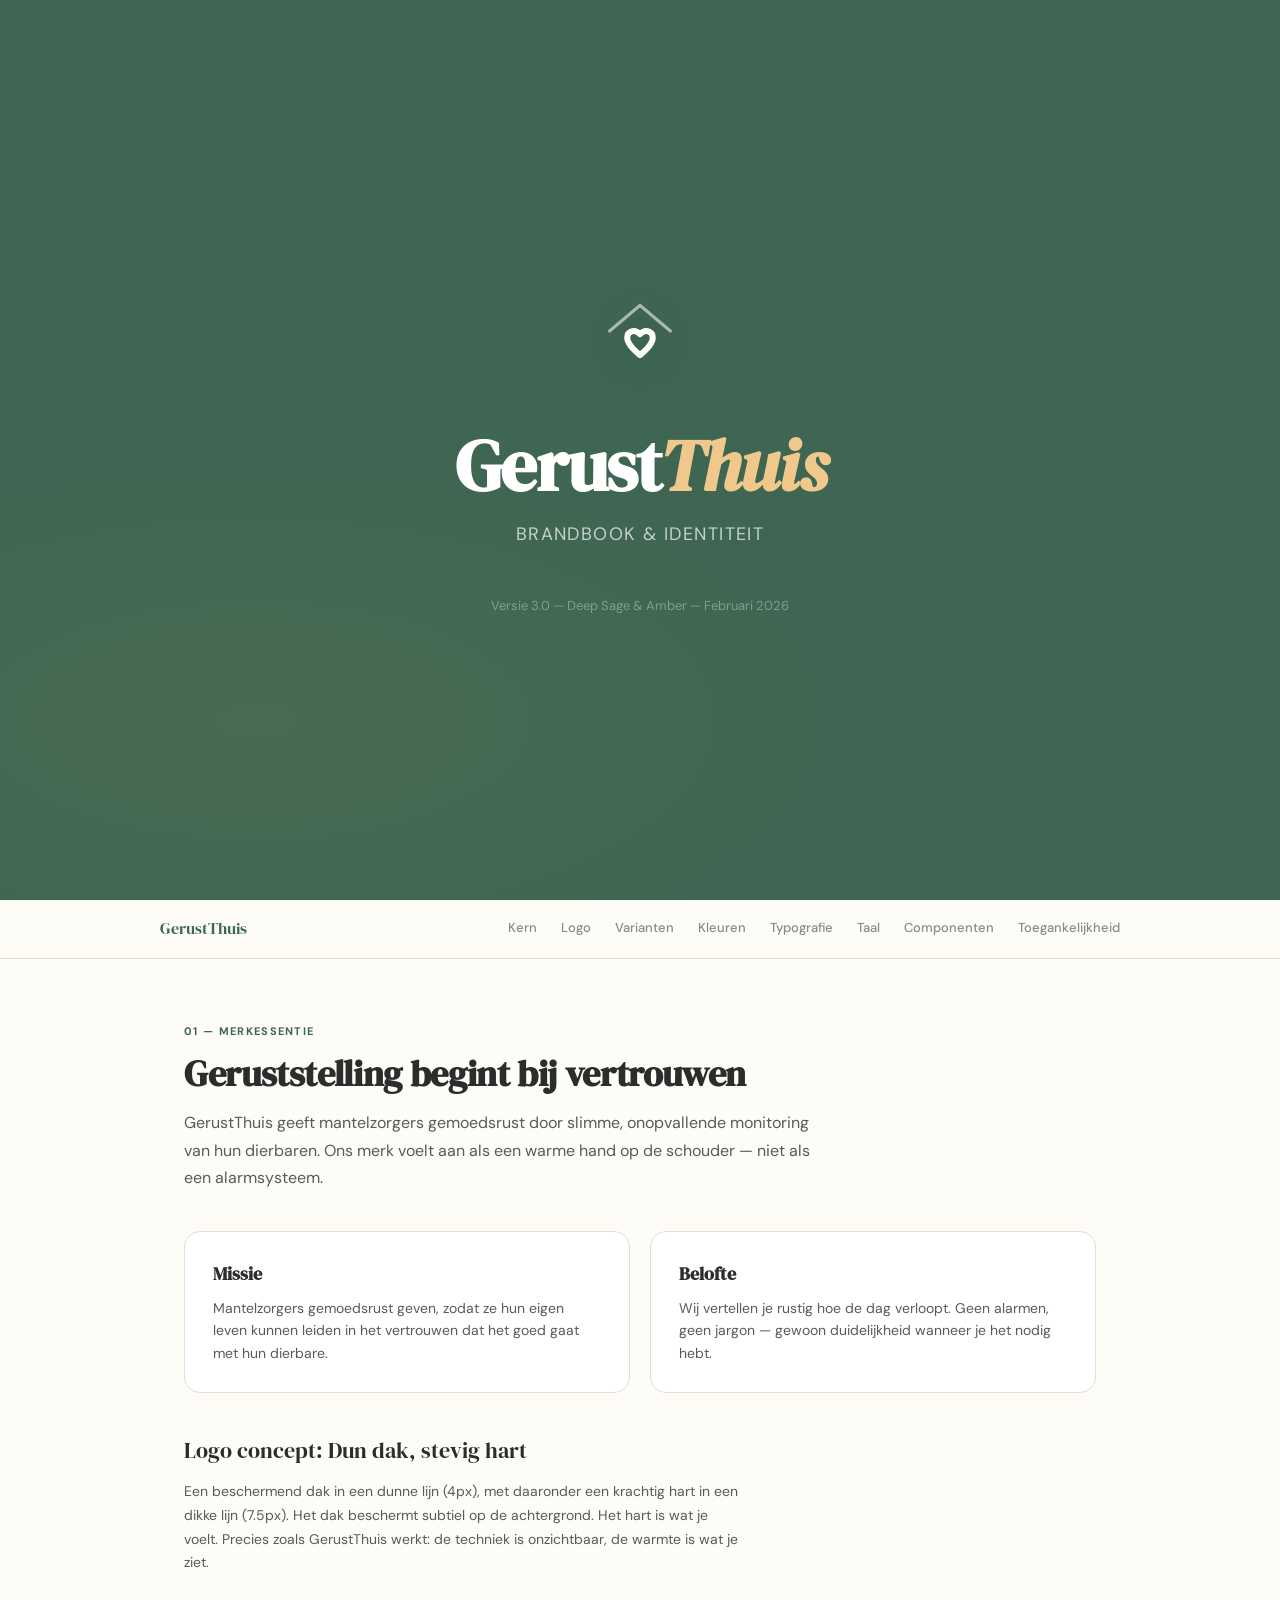
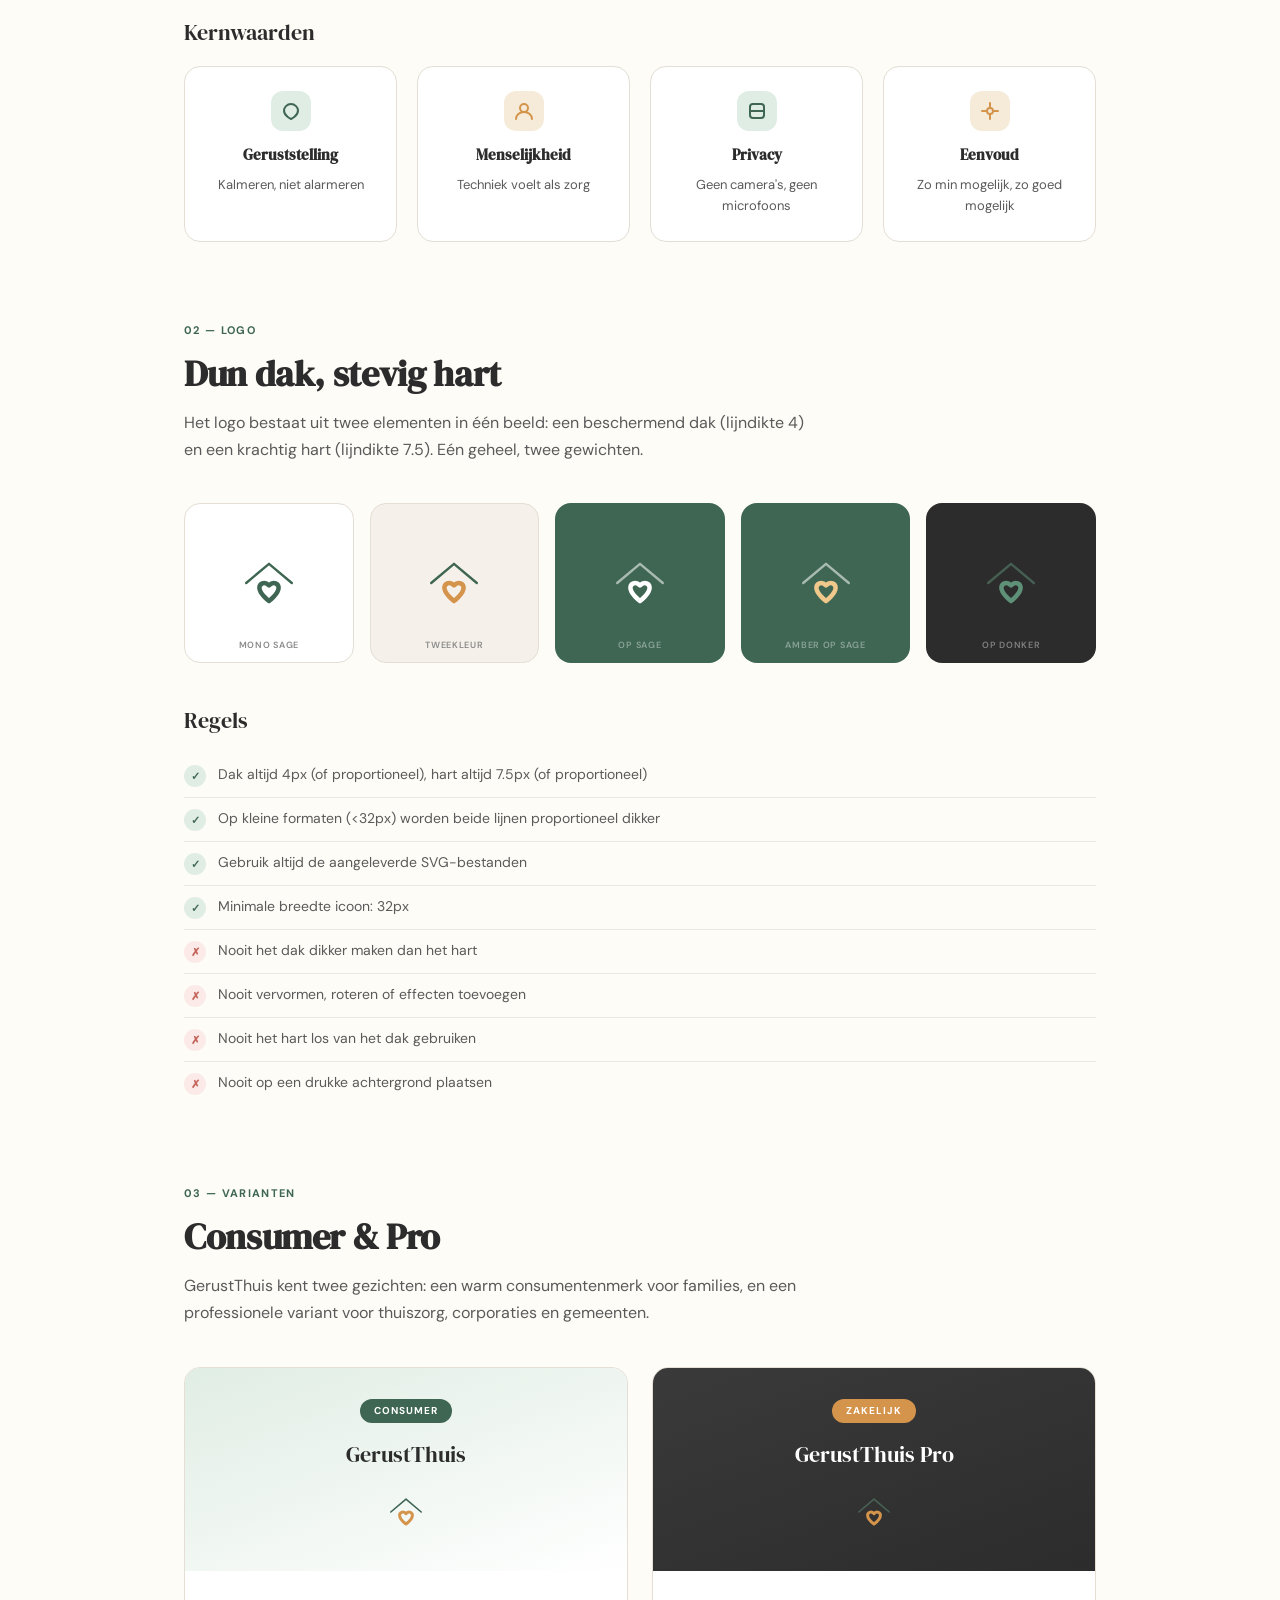
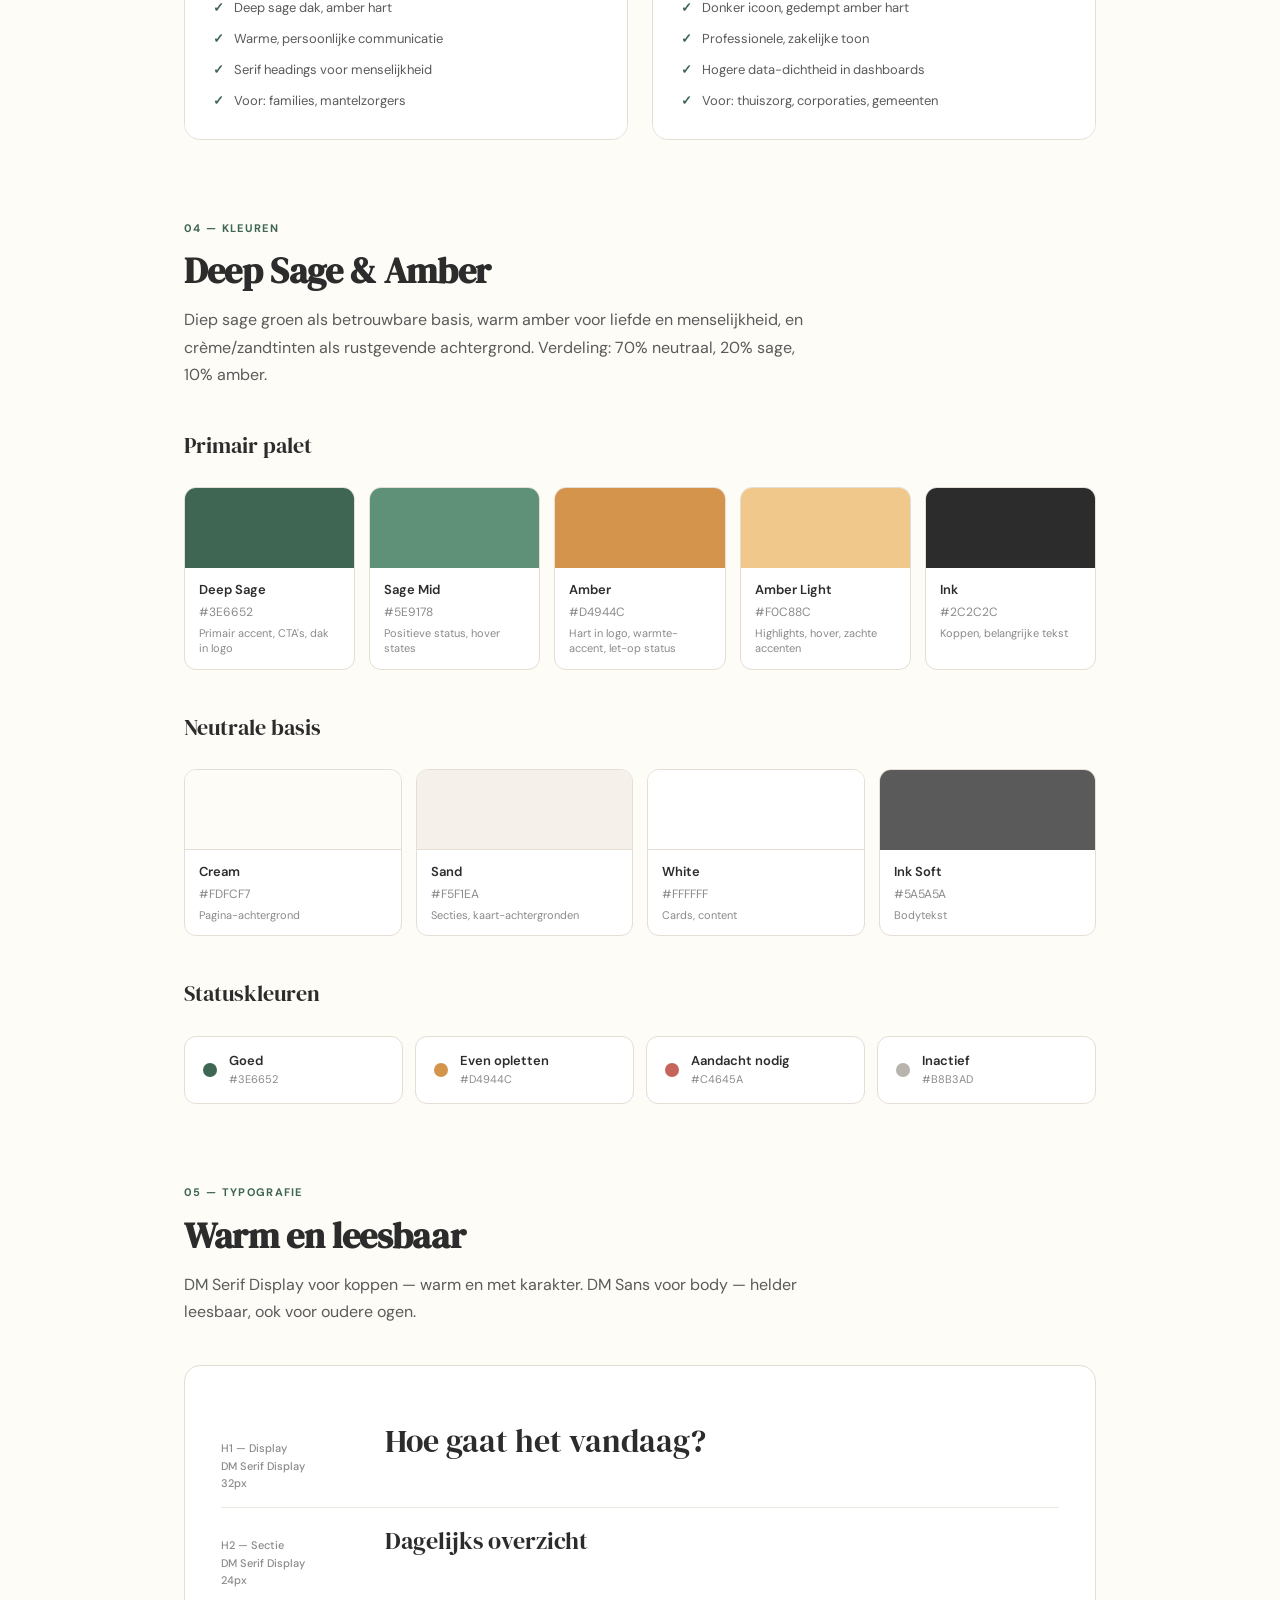
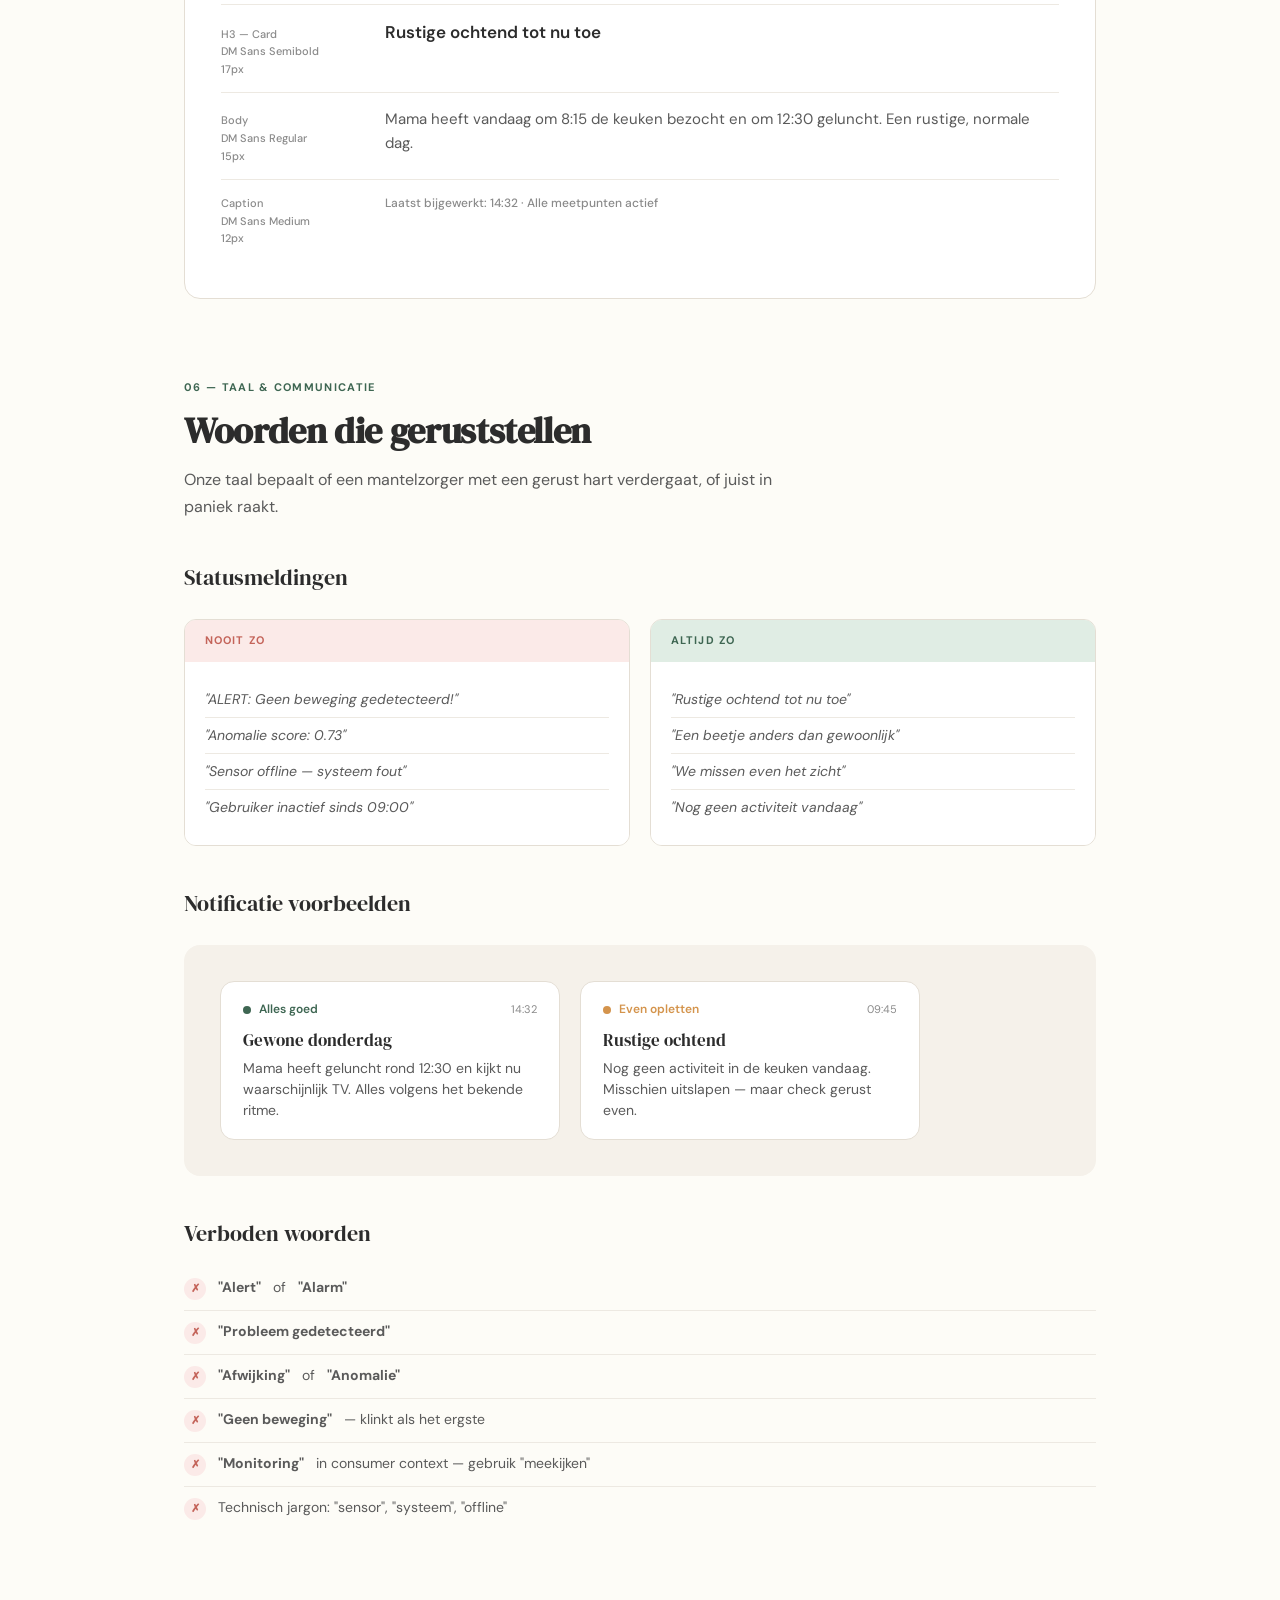
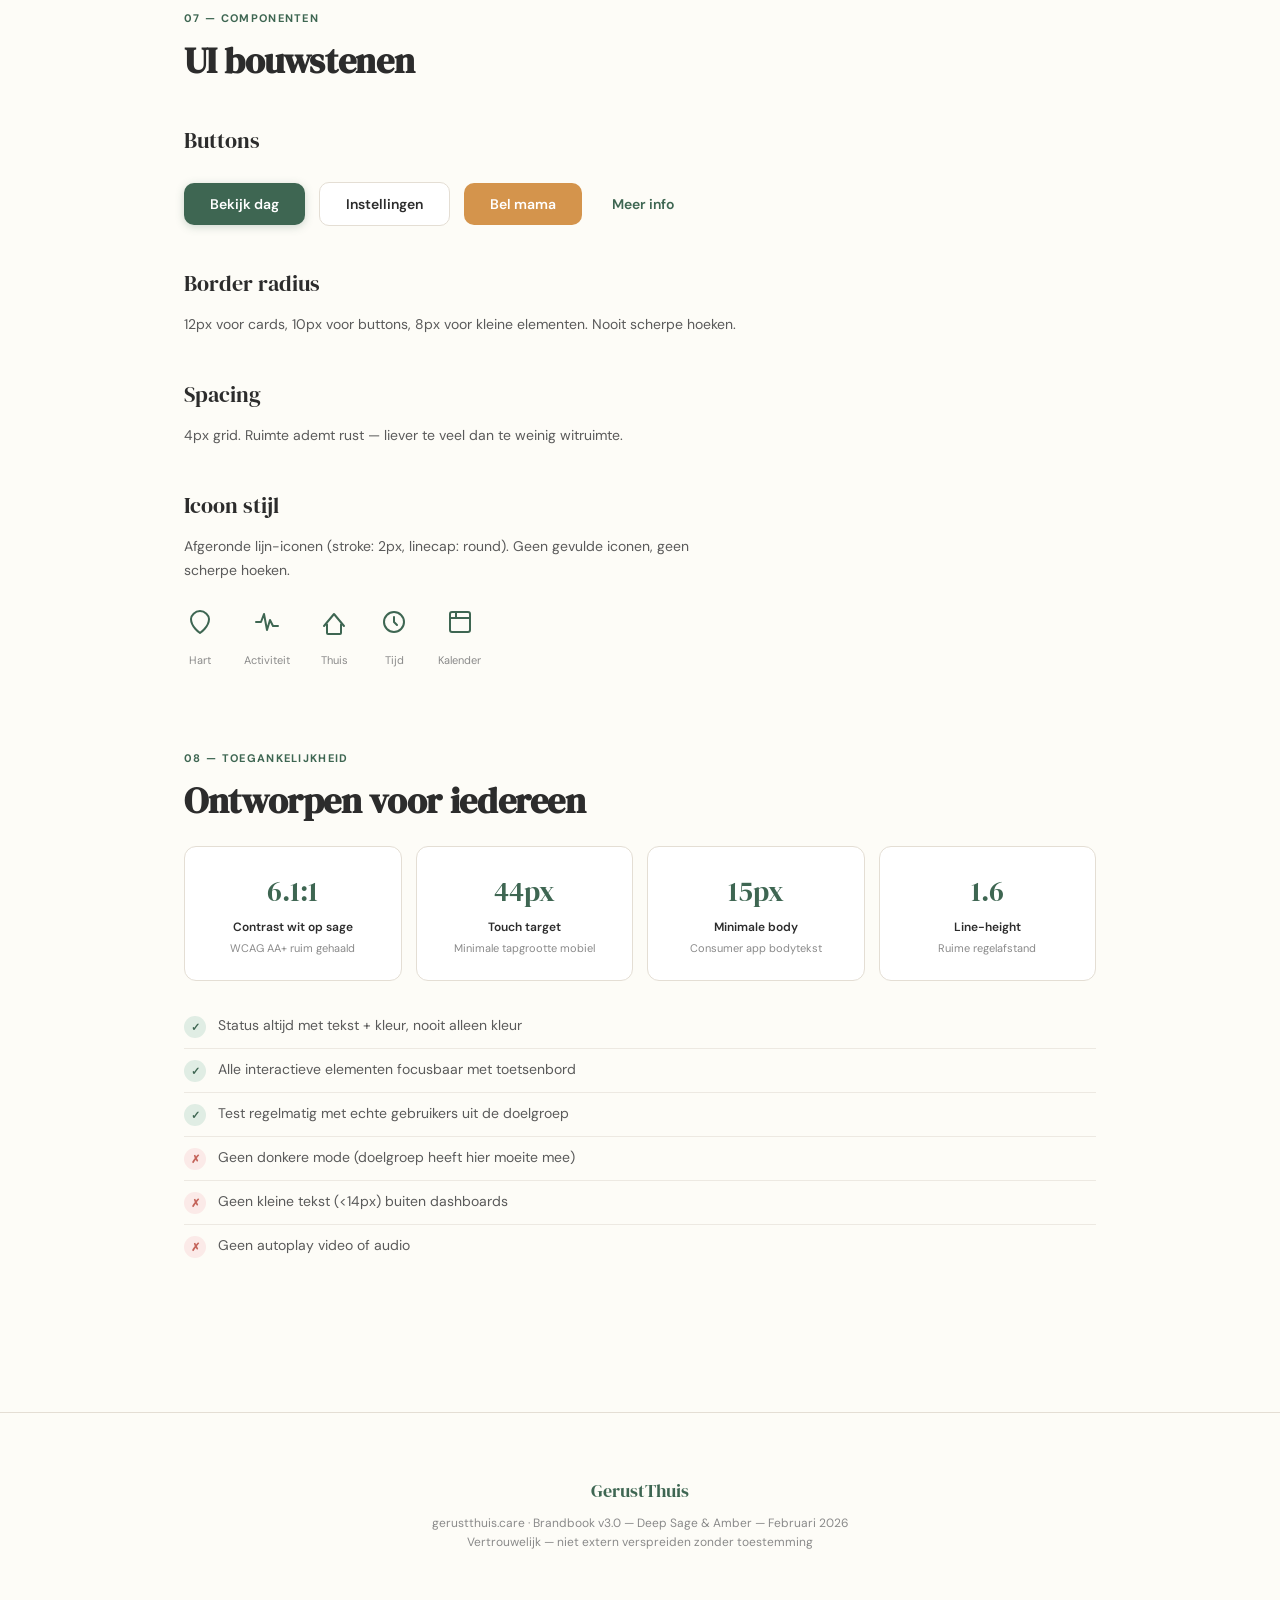
<file: assets/gerustthuis-brand-v3/gerustthuis-brandbook-v3.html>
<!DOCTYPE html>
<html lang="nl">
<head>
  <meta charset="UTF-8">
  <meta name="viewport" content="width=device-width, initial-scale=1.0">
  <title>GerustThuis — Brandbook v3.0</title>
  <link href="https://fonts.googleapis.com/css2?family=DM+Serif+Display:ital@0;1&family=DM+Sans:ital,opsz,wght@0,9..40,300;0,9..40,400;0,9..40,500;0,9..40,600;0,9..40,700;1,9..40,400&display=swap" rel="stylesheet">
  <style>
    *,*::before,*::after{margin:0;padding:0;box-sizing:border-box}
    :root{
      --sage:#3E6652;--sage-mid:#5E9178;--sage-pale:#E0EDE4;--sage-deep:#2E5440;
      --amber:#D4944C;--amber-light:#F0C88C;--amber-pale:#F5EBD8;
      --ink:#2C2C2C;--ink-soft:#5A5A5A;--ink-muted:#8A8A8A;
      --sand:#F5F1EA;--cream:#FDFCF7;--border:#E4DED4;--border-light:#EDE9E2;
      --ok:#3E6652;--notice:#D4944C;--urgent:#C4645A;--inactive:#B8B3AD;
      --f-display:'DM Serif Display',Georgia,serif;--f-body:'DM Sans',-apple-system,sans-serif;
    }
    body{font-family:var(--f-body);background:var(--cream);color:var(--ink);line-height:1.6;-webkit-font-smoothing:antialiased}

    .cover{min-height:100vh;display:flex;flex-direction:column;justify-content:center;align-items:center;background:var(--sage);position:relative;overflow:hidden;padding:48px 24px}
    .cover::before{content:'';position:absolute;inset:0;background:radial-gradient(ellipse 80% 50% at 20% 80%,rgba(212,148,76,0.08) 0%,transparent 60%)}
    .cover-c{position:relative;z-index:1;text-align:center}
    .cover-c svg{width:96px;height:96px;filter:drop-shadow(0 4px 24px rgba(0,0,0,0.1));margin-bottom:40px}
    .cover h1{font-family:var(--f-display);font-size:clamp(42px,7vw,72px);color:white;letter-spacing:-0.02em;line-height:1.1;margin-bottom:14px}
    .cover h1 em{color:var(--amber-light);font-style:italic}
    .cover-sub{font-size:18px;color:rgba(255,255,255,0.7);letter-spacing:0.08em;text-transform:uppercase}
    .cover-ver{font-size:13px;color:rgba(255,255,255,0.35);margin-top:48px}

    .nav{background:var(--cream);border-bottom:1px solid var(--border);padding:16px 24px;position:sticky;top:0;z-index:100;backdrop-filter:blur(12px)}
    .nav-in{max-width:960px;margin:0 auto;display:flex;gap:24px;flex-wrap:wrap;align-items:center}
    .nav-b{font-family:var(--f-display);font-size:16px;color:var(--sage);text-decoration:none;margin-right:auto}
    .nav a:not(.nav-b){color:var(--ink-muted);text-decoration:none;font-size:13px;font-weight:500;transition:color .2s}
    .nav a:not(.nav-b):hover{color:var(--sage)}

    .ct{max-width:960px;margin:0 auto;padding:64px 24px}
    .sec{margin-bottom:80px}
    .sec-l{font-size:11px;font-weight:700;letter-spacing:0.12em;text-transform:uppercase;color:var(--sage);margin-bottom:12px}
    .sec-t{font-family:var(--f-display);font-size:clamp(28px,4vw,36px);color:var(--ink);letter-spacing:-0.01em;margin-bottom:14px;line-height:1.2}
    .sec-i{font-size:16px;color:var(--ink-soft);max-width:640px;margin-bottom:40px;line-height:1.7}
    .st{font-family:var(--f-display);font-size:22px;color:var(--ink);margin:40px 0 12px}
    .sd{font-size:14px;color:var(--ink-soft);margin-bottom:24px;max-width:560px;line-height:1.7}
    .div{height:1px;background:var(--border);margin:48px 0}

    .card{background:white;border:1px solid var(--border);border-radius:16px;padding:28px}
    .cg{display:grid;gap:20px}.cg2{grid-template-columns:repeat(auto-fit,minmax(280px,1fr))}.cg3{grid-template-columns:repeat(auto-fit,minmax(220px,1fr))}.cg4{grid-template-columns:repeat(auto-fit,minmax(180px,1fr))}
    .card h3{font-family:var(--f-display);font-size:18px;margin-bottom:8px}
    .card p{font-size:14px;color:var(--ink-soft);line-height:1.6}

    /* Logo showcase */
    .ls{display:grid;grid-template-columns:repeat(auto-fit,minmax(160px,1fr));gap:16px;margin:28px 0}
    .lf{border-radius:16px;padding:40px 24px;display:flex;align-items:center;justify-content:center;flex-direction:column;gap:12px;border:1px solid var(--border);position:relative;min-height:160px}
    .lf.w{background:white}.lf.s{background:var(--sand)}.lf.g{background:var(--sage);border-color:transparent}.lf.d{background:var(--ink);border-color:transparent}
    .lf .fl{position:absolute;bottom:10px;font-size:9px;font-weight:600;letter-spacing:0.08em;text-transform:uppercase;color:var(--ink-muted)}
    .lf.g .fl,.lf.d .fl{color:rgba(255,255,255,0.4)}

    /* Colors */
    .cr{display:grid;grid-template-columns:repeat(auto-fit,minmax(150px,1fr));gap:14px;margin:24px 0}
    .cc{border-radius:12px;overflow:hidden;border:1px solid var(--border);background:white}
    .cc-sw{height:80px}
    .cc-in{padding:12px 14px}
    .cc-n{font-weight:600;font-size:13px;margin-bottom:2px}
    .cc-h{font-family:'DM Sans',monospace;font-size:12px;color:var(--ink-muted);margin-bottom:4px}
    .cc-u{font-size:11px;color:var(--ink-muted);line-height:1.4}

    /* Status */
    .sr{display:grid;grid-template-columns:repeat(auto-fit,minmax(180px,1fr));gap:12px;margin:24px 0}
    .si{display:flex;align-items:center;gap:12px;padding:14px 18px;background:white;border:1px solid var(--border);border-radius:12px}
    .sd2{width:14px;height:14px;border-radius:50%;flex-shrink:0}
    .sl{font-weight:600;font-size:13px}.sm{font-size:11px;color:var(--ink-muted);font-family:'DM Sans',monospace}

    /* Type */
    .ts{background:white;border:1px solid var(--border);border-radius:16px;padding:36px;margin:24px 0}
    .tr{display:flex;align-items:baseline;gap:24px;padding:14px 0;border-bottom:1px solid var(--border-light)}
    .tr:last-child{border-bottom:none}
    .tp{width:140px;flex-shrink:0;font-size:11px;color:var(--ink-muted);font-weight:500}

    /* Tone examples */
    .tg{display:grid;grid-template-columns:1fr 1fr;gap:20px;margin:24px 0}
    @media(max-width:600px){.tg{grid-template-columns:1fr}.tr{flex-direction:column;gap:6px}.tp{width:auto}}
    .tc{border-radius:12px;border:1px solid var(--border);overflow:hidden}
    .th{padding:12px 20px;font-size:11px;font-weight:700;letter-spacing:0.1em;text-transform:uppercase}
    .th.bad{background:#FBEAE8;color:var(--urgent)}.th.good{background:var(--sage-pale);color:var(--sage)}
    .tb{padding:20px;background:white}
    .te{font-size:14px;color:var(--ink-soft);padding:7px 0;border-bottom:1px solid var(--border-light);font-style:italic;line-height:1.5}
    .te:last-child{border-bottom:none}

    /* Notification examples */
    .ne{background:var(--sand);border-radius:16px;padding:36px;margin:24px 0;display:flex;gap:20px;flex-wrap:wrap}
    .nc{background:white;border:1px solid var(--border);border-radius:14px;padding:18px 22px;max-width:340px;flex:1;min-width:260px}
    .nt{display:flex;align-items:center;gap:8px;margin-bottom:8px}
    .nd{width:8px;height:8px;border-radius:50%}
    .ns{font-size:12px;font-weight:600}
    .nm{font-size:11px;color:var(--ink-muted);margin-left:auto}
    .nh{font-family:var(--f-display);font-size:17px;margin-bottom:3px}
    .nb{font-size:14px;color:var(--ink-soft);line-height:1.5}

    /* Buttons */
    .br{display:flex;gap:14px;flex-wrap:wrap;margin:24px 0;align-items:center}
    .btn{padding:12px 26px;border-radius:10px;font-size:14px;font-weight:600;font-family:var(--f-body);cursor:pointer;transition:all .2s}
    .btn-p{background:var(--sage);color:white;border:none;box-shadow:0 2px 8px rgba(62,102,82,0.25)}
    .btn-s{background:white;color:var(--ink);border:1.5px solid var(--border)}
    .btn-w{background:var(--amber);color:white;border:none}
    .btn-g{background:transparent;color:var(--sage);border:none;padding:12px 16px}

    /* Rules */
    .rl{list-style:none;margin:16px 0}
    .rl li{display:flex;align-items:flex-start;gap:12px;padding:10px 0;border-bottom:1px solid var(--border-light);font-size:14px;color:var(--ink-soft);line-height:1.5}
    .rl li:last-child{border-bottom:none}
    .ri{width:22px;height:22px;border-radius:50%;display:flex;align-items:center;justify-content:center;font-size:11px;flex-shrink:0;font-weight:700;margin-top:1px}
    .ri.do{background:var(--sage-pale);color:var(--sage)}.ri.x{background:#FBEAE8;color:var(--urgent)}

    /* Icons */
    .ig{display:flex;gap:28px;flex-wrap:wrap;margin:24px 0;align-items:center}
    .id{text-align:center}.id svg{margin-bottom:6px}.id span{display:block;font-size:11px;color:var(--ink-muted)}

    /* Spacing */
    .spg{display:flex;gap:28px;flex-wrap:wrap;margin:24px 0;align-items:flex-end}
    .spu{text-align:center}
    .spb{background:var(--sage);opacity:0.25;border-radius:4px;margin-bottom:8px}
    .spn{font-size:12px;font-weight:600}.spv{font-size:11px;color:var(--ink-muted)}

    /* A11y */
    .ag{display:grid;grid-template-columns:repeat(auto-fit,minmax(180px,1fr));gap:14px;margin:24px 0}
    .ac{background:white;border:1px solid var(--border);border-radius:12px;padding:22px;text-align:center}
    .av{font-family:var(--f-display);font-size:28px;color:var(--sage);margin-bottom:4px}
    .al{font-size:12px;font-weight:600;margin-bottom:3px}.ad{font-size:11px;color:var(--ink-muted)}

    /* Variants */
    .vr{display:grid;grid-template-columns:1fr 1fr;gap:24px;margin:28px 0}
    @media(max-width:640px){.vr{grid-template-columns:1fr}}
    .vc{border-radius:16px;overflow:hidden;border:1px solid var(--border)}
    .vt{padding:28px;text-align:center}
    .vt.con{background:linear-gradient(160deg,var(--sage-pale),white)}
    .vt.pro{background:linear-gradient(160deg,#3a3a3a,var(--ink))}
    .vtg{display:inline-block;padding:4px 14px;border-radius:20px;font-size:10px;font-weight:700;letter-spacing:0.1em;text-transform:uppercase;margin-bottom:14px}
    .vtg.con{background:var(--sage);color:white}.vtg.pro{background:var(--amber);color:white}
    .vn{font-family:var(--f-display);font-size:22px}
    .vt.pro .vn{color:white}
    .vb{padding:22px 28px;background:white}
    .vb li{font-size:13px;color:var(--ink-soft);padding:5px 0;list-style:none;display:flex;gap:10px}
    .vck{color:var(--sage);font-weight:700;flex-shrink:0}

    .ft{text-align:center;padding:64px 24px;border-top:1px solid var(--border)}
    .ft-b{font-family:var(--f-display);font-size:18px;color:var(--sage);margin-bottom:8px}
    .ft-m{font-size:12px;color:var(--ink-muted)}
  </style>
</head>
<body>

<!-- COVER -->
<header class="cover">
  <div class="cover-c">
    <svg viewBox="0 0 120 120" fill="none">
      <path d="M22 60 L60 28 L98 60" stroke="rgba(255,255,255,0.55)" stroke-width="4" stroke-linecap="round" stroke-linejoin="round"/>
      <path d="M76 68 C76 62, 68 56, 60 64 C52 56, 44 62, 44 68 C44 78, 60 90, 60 90 C60 90, 76 78, 76 68Z" stroke="white" stroke-width="7.5" stroke-linecap="round" stroke-linejoin="round" fill="none"/>
    </svg>
    <h1>Gerust<em>Thuis</em></h1>
    <p class="cover-sub">Brandbook & Identiteit</p>
    <p class="cover-ver">Versie 3.0 — Deep Sage & Amber — Februari 2026</p>
  </div>
</header>

<nav class="nav"><div class="nav-in">
  <a href="#" class="nav-b">GerustThuis</a>
  <a href="#kern">Kern</a><a href="#logo">Logo</a><a href="#var">Varianten</a><a href="#kleur">Kleuren</a><a href="#type">Typografie</a><a href="#taal">Taal</a><a href="#comp">Componenten</a><a href="#a11y">Toegankelijkheid</a>
</div></nav>

<main class="ct">

<!-- 1. KERN -->
<section id="kern" class="sec">
  <div class="sec-l">01 — Merkessentie</div>
  <h2 class="sec-t">Geruststelling begint bij vertrouwen</h2>
  <p class="sec-i">GerustThuis geeft mantelzorgers gemoedsrust door slimme, onopvallende monitoring van hun dierbaren. Ons merk voelt aan als een warme hand op de schouder — niet als een alarmsysteem.</p>

  <div class="cg cg2">
    <div class="card"><h3>Missie</h3><p>Mantelzorgers gemoedsrust geven, zodat ze hun eigen leven kunnen leiden in het vertrouwen dat het goed gaat met hun dierbare.</p></div>
    <div class="card"><h3>Belofte</h3><p>Wij vertellen je rustig hoe de dag verloopt. Geen alarmen, geen jargon — gewoon duidelijkheid wanneer je het nodig hebt.</p></div>
  </div>

  <div class="st">Logo concept: Dun dak, stevig hart</div>
  <p class="sd">Een beschermend dak in een dunne lijn (4px), met daaronder een krachtig hart in een dikke lijn (7.5px). Het dak beschermt subtiel op de achtergrond. Het hart is wat je voelt. Precies zoals GerustThuis werkt: de techniek is onzichtbaar, de warmte is wat je ziet.</p>

  <div class="st">Kernwaarden</div>
  <div class="cg cg4" style="margin-top:16px">
    <div class="card" style="text-align:center;padding:24px 16px">
      <div style="width:40px;height:40px;border-radius:12px;background:var(--sage-pale);display:inline-flex;align-items:center;justify-content:center;margin-bottom:12px">
        <svg width="20" height="20" fill="none" stroke="var(--sage)" stroke-width="2" stroke-linecap="round"><path d="M10 3C6 3 3 6.5 3 9.5 3 15 10 18 10 18s7-3 7-8.5C17 6.5 14 3 10 3z"/></svg>
      </div>
      <h3 style="font-size:15px">Geruststelling</h3><p style="font-size:13px">Kalmeren, niet alarmeren</p>
    </div>
    <div class="card" style="text-align:center;padding:24px 16px">
      <div style="width:40px;height:40px;border-radius:12px;background:var(--amber-pale);display:inline-flex;align-items:center;justify-content:center;margin-bottom:12px">
        <svg width="20" height="20" fill="none" stroke="var(--amber)" stroke-width="2" stroke-linecap="round"><circle cx="10" cy="7" r="4"/><path d="M2 18c0-4 3.5-7 8-7s8 3 8 7"/></svg>
      </div>
      <h3 style="font-size:15px">Menselijkheid</h3><p style="font-size:13px">Techniek voelt als zorg</p>
    </div>
    <div class="card" style="text-align:center;padding:24px 16px">
      <div style="width:40px;height:40px;border-radius:12px;background:var(--sage-pale);display:inline-flex;align-items:center;justify-content:center;margin-bottom:12px">
        <svg width="20" height="20" fill="none" stroke="var(--sage)" stroke-width="2" stroke-linecap="round"><rect x="3" y="3" width="14" height="14" rx="3"/><path d="M3 10h14"/></svg>
      </div>
      <h3 style="font-size:15px">Privacy</h3><p style="font-size:13px">Geen camera's, geen microfoons</p>
    </div>
    <div class="card" style="text-align:center;padding:24px 16px">
      <div style="width:40px;height:40px;border-radius:12px;background:var(--amber-pale);display:inline-flex;align-items:center;justify-content:center;margin-bottom:12px">
        <svg width="20" height="20" fill="none" stroke="var(--amber)" stroke-width="2" stroke-linecap="round"><path d="M10 2v4M10 14v4M2 10h4M14 10h4"/><circle cx="10" cy="10" r="3"/></svg>
      </div>
      <h3 style="font-size:15px">Eenvoud</h3><p style="font-size:13px">Zo min mogelijk, zo goed mogelijk</p>
    </div>
  </div>
</section>

<!-- 2. LOGO -->
<section id="logo" class="sec">
  <div class="sec-l">02 — Logo</div>
  <h2 class="sec-t">Dun dak, stevig hart</h2>
  <p class="sec-i">Het logo bestaat uit twee elementen in één beeld: een beschermend dak (lijndikte 4) en een krachtig hart (lijndikte 7.5). Eén geheel, twee gewichten.</p>

  <div class="ls">
    <div class="lf w">
      <svg width="72" height="72" viewBox="0 0 120 120" fill="none">
        <path d="M22 60 L60 28 L98 60" stroke="#3E6652" stroke-width="4" stroke-linecap="round" stroke-linejoin="round"/>
        <path d="M76 68 C76 62, 68 56, 60 64 C52 56, 44 62, 44 68 C44 78, 60 90, 60 90 C60 90, 76 78, 76 68Z" stroke="#3E6652" stroke-width="7.5" stroke-linecap="round" stroke-linejoin="round" fill="none"/>
      </svg>
      <span class="fl">Mono sage</span>
    </div>
    <div class="lf s">
      <svg width="72" height="72" viewBox="0 0 120 120" fill="none">
        <path d="M22 60 L60 28 L98 60" stroke="#3E6652" stroke-width="4" stroke-linecap="round" stroke-linejoin="round"/>
        <path d="M76 68 C76 62, 68 56, 60 64 C52 56, 44 62, 44 68 C44 78, 60 90, 60 90 C60 90, 76 78, 76 68Z" stroke="#D4944C" stroke-width="7.5" stroke-linecap="round" stroke-linejoin="round" fill="none"/>
      </svg>
      <span class="fl">Tweekleur</span>
    </div>
    <div class="lf g">
      <svg width="72" height="72" viewBox="0 0 120 120" fill="none">
        <path d="M22 60 L60 28 L98 60" stroke="rgba(255,255,255,0.55)" stroke-width="4" stroke-linecap="round" stroke-linejoin="round"/>
        <path d="M76 68 C76 62, 68 56, 60 64 C52 56, 44 62, 44 68 C44 78, 60 90, 60 90 C60 90, 76 78, 76 68Z" stroke="white" stroke-width="7.5" stroke-linecap="round" stroke-linejoin="round" fill="none"/>
      </svg>
      <span class="fl">Op sage</span>
    </div>
    <div class="lf g">
      <svg width="72" height="72" viewBox="0 0 120 120" fill="none">
        <path d="M22 60 L60 28 L98 60" stroke="rgba(255,255,255,0.55)" stroke-width="4" stroke-linecap="round" stroke-linejoin="round"/>
        <path d="M76 68 C76 62, 68 56, 60 64 C52 56, 44 62, 44 68 C44 78, 60 90, 60 90 C60 90, 76 78, 76 68Z" stroke="#F0C88C" stroke-width="7.5" stroke-linecap="round" stroke-linejoin="round" fill="none"/>
      </svg>
      <span class="fl">Amber op sage</span>
    </div>
    <div class="lf d">
      <svg width="72" height="72" viewBox="0 0 120 120" fill="none">
        <path d="M22 60 L60 28 L98 60" stroke="rgba(94,145,120,0.5)" stroke-width="4" stroke-linecap="round" stroke-linejoin="round"/>
        <path d="M76 68 C76 62, 68 56, 60 64 C52 56, 44 62, 44 68 C44 78, 60 90, 60 90 C60 90, 76 78, 76 68Z" stroke="#5E9178" stroke-width="7.5" stroke-linecap="round" stroke-linejoin="round" fill="none"/>
      </svg>
      <span class="fl">Op donker</span>
    </div>
  </div>

  <div class="st">Regels</div>
  <ul class="rl">
    <li><span class="ri do">✓</span> Dak altijd 4px (of proportioneel), hart altijd 7.5px (of proportioneel)</li>
    <li><span class="ri do">✓</span> Op kleine formaten (&lt;32px) worden beide lijnen proportioneel dikker</li>
    <li><span class="ri do">✓</span> Gebruik altijd de aangeleverde SVG-bestanden</li>
    <li><span class="ri do">✓</span> Minimale breedte icoon: 32px</li>
    <li><span class="ri x">✗</span> Nooit het dak dikker maken dan het hart</li>
    <li><span class="ri x">✗</span> Nooit vervormen, roteren of effecten toevoegen</li>
    <li><span class="ri x">✗</span> Nooit het hart los van het dak gebruiken</li>
    <li><span class="ri x">✗</span> Nooit op een drukke achtergrond plaatsen</li>
  </ul>
</section>

<!-- 3. VARIANTEN -->
<section id="var" class="sec">
  <div class="sec-l">03 — Varianten</div>
  <h2 class="sec-t">Consumer & Pro</h2>
  <p class="sec-i">GerustThuis kent twee gezichten: een warm consumentenmerk voor families, en een professionele variant voor thuiszorg, corporaties en gemeenten.</p>
  <div class="vr">
    <div class="vc"><div class="vt con"><span class="vtg con">Consumer</span><div class="vn">GerustThuis</div>
      <div style="margin-top:16px"><svg viewBox="0 0 120 120" width="48" fill="none"><path d="M22 60 L60 28 L98 60" stroke="#3E6652" stroke-width="4" stroke-linecap="round" stroke-linejoin="round"/><path d="M76 68 C76 62, 68 56, 60 64 C52 56, 44 62, 44 68 C44 78, 60 90, 60 90 C60 90, 76 78, 76 68Z" stroke="#D4944C" stroke-width="7.5" stroke-linecap="round" stroke-linejoin="round" fill="none"/></svg></div>
    </div><div class="vb"><ul>
      <li><span class="vck">✓</span> Deep sage dak, amber hart</li>
      <li><span class="vck">✓</span> Warme, persoonlijke communicatie</li>
      <li><span class="vck">✓</span> Serif headings voor menselijkheid</li>
      <li><span class="vck">✓</span> Voor: families, mantelzorgers</li>
    </ul></div></div>
    <div class="vc"><div class="vt pro"><span class="vtg pro">Zakelijk</span><div class="vn">GerustThuis Pro</div>
      <div style="margin-top:16px"><svg viewBox="0 0 120 120" width="48" fill="none"><path d="M22 60 L60 28 L98 60" stroke="rgba(94,145,120,0.5)" stroke-width="4" stroke-linecap="round" stroke-linejoin="round"/><path d="M76 68 C76 62, 68 56, 60 64 C52 56, 44 62, 44 68 C44 78, 60 90, 60 90 C60 90, 76 78, 76 68Z" stroke="#D4944C" stroke-width="7.5" stroke-linecap="round" stroke-linejoin="round" fill="none"/></svg></div>
    </div><div class="vb"><ul>
      <li><span class="vck">✓</span> Donker icoon, gedempt amber hart</li>
      <li><span class="vck">✓</span> Professionele, zakelijke toon</li>
      <li><span class="vck">✓</span> Hogere data-dichtheid in dashboards</li>
      <li><span class="vck">✓</span> Voor: thuiszorg, corporaties, gemeenten</li>
    </ul></div></div>
  </div>
</section>

<!-- 4. KLEUREN -->
<section id="kleur" class="sec">
  <div class="sec-l">04 — Kleuren</div>
  <h2 class="sec-t">Deep Sage & Amber</h2>
  <p class="sec-i">Diep sage groen als betrouwbare basis, warm amber voor liefde en menselijkheid, en crème/zandtinten als rustgevende achtergrond. Verdeling: 70% neutraal, 20% sage, 10% amber.</p>

  <div class="st">Primair palet</div>
  <div class="cr">
    <div class="cc"><div class="cc-sw" style="background:#3E6652"></div><div class="cc-in"><div class="cc-n">Deep Sage</div><div class="cc-h">#3E6652</div><div class="cc-u">Primair accent, CTA's, dak in logo</div></div></div>
    <div class="cc"><div class="cc-sw" style="background:#5E9178"></div><div class="cc-in"><div class="cc-n">Sage Mid</div><div class="cc-h">#5E9178</div><div class="cc-u">Positieve status, hover states</div></div></div>
    <div class="cc"><div class="cc-sw" style="background:#D4944C"></div><div class="cc-in"><div class="cc-n">Amber</div><div class="cc-h">#D4944C</div><div class="cc-u">Hart in logo, warmte-accent, let-op status</div></div></div>
    <div class="cc"><div class="cc-sw" style="background:#F0C88C"></div><div class="cc-in"><div class="cc-n">Amber Light</div><div class="cc-h">#F0C88C</div><div class="cc-u">Highlights, hover, zachte accenten</div></div></div>
    <div class="cc"><div class="cc-sw" style="background:#2C2C2C"></div><div class="cc-in"><div class="cc-n">Ink</div><div class="cc-h">#2C2C2C</div><div class="cc-u">Koppen, belangrijke tekst</div></div></div>
  </div>

  <div class="st">Neutrale basis</div>
  <div class="cr">
    <div class="cc"><div class="cc-sw" style="background:#FDFCF7;border-bottom:1px solid var(--border)"></div><div class="cc-in"><div class="cc-n">Cream</div><div class="cc-h">#FDFCF7</div><div class="cc-u">Pagina-achtergrond</div></div></div>
    <div class="cc"><div class="cc-sw" style="background:#F5F1EA;border-bottom:1px solid var(--border)"></div><div class="cc-in"><div class="cc-n">Sand</div><div class="cc-h">#F5F1EA</div><div class="cc-u">Secties, kaart-achtergronden</div></div></div>
    <div class="cc"><div class="cc-sw" style="background:#fff;border-bottom:1px solid var(--border)"></div><div class="cc-in"><div class="cc-n">White</div><div class="cc-h">#FFFFFF</div><div class="cc-u">Cards, content</div></div></div>
    <div class="cc"><div class="cc-sw" style="background:#5A5A5A"></div><div class="cc-in"><div class="cc-n">Ink Soft</div><div class="cc-h">#5A5A5A</div><div class="cc-u">Bodytekst</div></div></div>
  </div>

  <div class="st">Statuskleuren</div>
  <div class="sr">
    <div class="si"><div class="sd2" style="background:var(--ok)"></div><div><div class="sl">Goed</div><div class="sm">#3E6652</div></div></div>
    <div class="si"><div class="sd2" style="background:var(--notice)"></div><div><div class="sl">Even opletten</div><div class="sm">#D4944C</div></div></div>
    <div class="si"><div class="sd2" style="background:var(--urgent)"></div><div><div class="sl">Aandacht nodig</div><div class="sm">#C4645A</div></div></div>
    <div class="si"><div class="sd2" style="background:var(--inactive)"></div><div><div class="sl">Inactief</div><div class="sm">#B8B3AD</div></div></div>
  </div>
</section>

<!-- 5. TYPOGRAFIE -->
<section id="type" class="sec">
  <div class="sec-l">05 — Typografie</div>
  <h2 class="sec-t">Warm en leesbaar</h2>
  <p class="sec-i">DM Serif Display voor koppen — warm en met karakter. DM Sans voor body — helder leesbaar, ook voor oudere ogen.</p>

  <div class="ts">
    <div class="tr"><div class="tp">H1 — Display<br>DM Serif Display<br>32px</div><div style="font-family:var(--f-display);font-size:32px;color:var(--ink)">Hoe gaat het vandaag?</div></div>
    <div class="tr"><div class="tp">H2 — Sectie<br>DM Serif Display<br>24px</div><div style="font-family:var(--f-display);font-size:24px;color:var(--ink)">Dagelijks overzicht</div></div>
    <div class="tr"><div class="tp">H3 — Card<br>DM Sans Semibold<br>17px</div><div style="font-family:var(--f-body);font-size:17px;font-weight:600;color:var(--ink)">Rustige ochtend tot nu toe</div></div>
    <div class="tr"><div class="tp">Body<br>DM Sans Regular<br>15px</div><div style="font-family:var(--f-body);font-size:15px;color:var(--ink-soft)">Mama heeft vandaag om 8:15 de keuken bezocht en om 12:30 geluncht. Een rustige, normale dag.</div></div>
    <div class="tr"><div class="tp">Caption<br>DM Sans Medium<br>12px</div><div style="font-family:var(--f-body);font-size:12px;font-weight:500;color:var(--ink-muted)">Laatst bijgewerkt: 14:32 · Alle meetpunten actief</div></div>
  </div>
</section>

<!-- 6. TAAL -->
<section id="taal" class="sec">
  <div class="sec-l">06 — Taal & Communicatie</div>
  <h2 class="sec-t">Woorden die geruststellen</h2>
  <p class="sec-i">Onze taal bepaalt of een mantelzorger met een gerust hart verdergaat, of juist in paniek raakt.</p>

  <div class="st">Statusmeldingen</div>
  <div class="tg">
    <div class="tc"><div class="th bad">Nooit zo</div><div class="tb">
      <div class="te">"ALERT: Geen beweging gedetecteerd!"</div>
      <div class="te">"Anomalie score: 0.73"</div>
      <div class="te">"Sensor offline — systeem fout"</div>
      <div class="te">"Gebruiker inactief sinds 09:00"</div>
    </div></div>
    <div class="tc"><div class="th good">Altijd zo</div><div class="tb">
      <div class="te">"Rustige ochtend tot nu toe"</div>
      <div class="te">"Een beetje anders dan gewoonlijk"</div>
      <div class="te">"We missen even het zicht"</div>
      <div class="te">"Nog geen activiteit vandaag"</div>
    </div></div>
  </div>

  <div class="st">Notificatie voorbeelden</div>
  <div class="ne">
    <div class="nc"><div class="nt"><div class="nd" style="background:var(--ok)"></div><span class="ns" style="color:var(--ok)">Alles goed</span><span class="nm">14:32</span></div><div class="nh">Gewone donderdag</div><div class="nb">Mama heeft geluncht rond 12:30 en kijkt nu waarschijnlijk TV. Alles volgens het bekende ritme.</div></div>
    <div class="nc"><div class="nt"><div class="nd" style="background:var(--notice)"></div><span class="ns" style="color:var(--notice)">Even opletten</span><span class="nm">09:45</span></div><div class="nh">Rustige ochtend</div><div class="nb">Nog geen activiteit in de keuken vandaag. Misschien uitslapen — maar check gerust even.</div></div>
  </div>

  <div class="st">Verboden woorden</div>
  <ul class="rl">
    <li><span class="ri x">✗</span> <strong>"Alert"</strong> of <strong>"Alarm"</strong></li>
    <li><span class="ri x">✗</span> <strong>"Probleem gedetecteerd"</strong></li>
    <li><span class="ri x">✗</span> <strong>"Afwijking"</strong> of <strong>"Anomalie"</strong></li>
    <li><span class="ri x">✗</span> <strong>"Geen beweging"</strong> — klinkt als het ergste</li>
    <li><span class="ri x">✗</span> <strong>"Monitoring"</strong> in consumer context — gebruik "meekijken"</li>
    <li><span class="ri x">✗</span> Technisch jargon: "sensor", "systeem", "offline"</li>
  </ul>
</section>

<!-- 7. COMPONENTEN -->
<section id="comp" class="sec">
  <div class="sec-l">07 — Componenten</div>
  <h2 class="sec-t">UI bouwstenen</h2>

  <div class="st">Buttons</div>
  <div class="br">
    <button class="btn btn-p">Bekijk dag</button>
    <button class="btn btn-s">Instellingen</button>
    <button class="btn btn-w">Bel mama</button>
    <button class="btn btn-g">Meer info</button>
  </div>

  <div class="st">Border radius</div>
  <p class="sd">12px voor cards, 10px voor buttons, 8px voor kleine elementen. Nooit scherpe hoeken.</p>

  <div class="st">Spacing</div>
  <p class="sd">4px grid. Ruimte ademt rust — liever te veel dan te weinig witruimte.</p>

  <div class="st">Icoon stijl</div>
  <p class="sd">Afgeronde lijn-iconen (stroke: 2px, linecap: round). Geen gevulde iconen, geen scherpe hoeken.</p>
  <div class="ig">
    <div class="id"><svg width="32" height="32" fill="none" stroke="var(--sage)" stroke-width="2" stroke-linecap="round" stroke-linejoin="round"><path d="M16 5C11 5 7 9.5 7 13 7 21 16 27 16 27s9-6 9-14C25 9.5 21 5 16 5z"/></svg><span>Hart</span></div>
    <div class="id"><svg width="32" height="32" fill="none" stroke="var(--sage)" stroke-width="2" stroke-linecap="round" stroke-linejoin="round"><path d="M5 16h5l3-8 3 16 3-10 3 6h5"/></svg><span>Activiteit</span></div>
    <div class="id"><svg width="32" height="32" fill="none" stroke="var(--sage)" stroke-width="2" stroke-linecap="round" stroke-linejoin="round"><path d="M6 20 L16 8 L26 20"/><path d="M9 18.5v8.5a1 1 0 001 1h12a1 1 0 001-1v-8.5"/></svg><span>Thuis</span></div>
    <div class="id"><svg width="32" height="32" fill="none" stroke="var(--sage)" stroke-width="2" stroke-linecap="round" stroke-linejoin="round"><circle cx="16" cy="16" r="10"/><path d="M16 11v5l3 3"/></svg><span>Tijd</span></div>
    <div class="id"><svg width="32" height="32" fill="none" stroke="var(--sage)" stroke-width="2" stroke-linecap="round" stroke-linejoin="round"><path d="M8 6h16a2 2 0 012 2v16a2 2 0 01-2 2H8a2 2 0 01-2-2V8a2 2 0 012-2z"/><path d="M6 12h20"/><path d="M12 6v6"/></svg><span>Kalender</span></div>
  </div>
</section>

<!-- 8. TOEGANKELIJKHEID -->
<section id="a11y" class="sec">
  <div class="sec-l">08 — Toegankelijkheid</div>
  <h2 class="sec-t">Ontworpen voor iedereen</h2>
  <div class="ag">
    <div class="ac"><div class="av">6.1:1</div><div class="al">Contrast wit op sage</div><div class="ad">WCAG AA+ ruim gehaald</div></div>
    <div class="ac"><div class="av">44px</div><div class="al">Touch target</div><div class="ad">Minimale tapgrootte mobiel</div></div>
    <div class="ac"><div class="av">15px</div><div class="al">Minimale body</div><div class="ad">Consumer app bodytekst</div></div>
    <div class="ac"><div class="av">1.6</div><div class="al">Line-height</div><div class="ad">Ruime regelafstand</div></div>
  </div>
  <ul class="rl">
    <li><span class="ri do">✓</span> Status altijd met tekst + kleur, nooit alleen kleur</li>
    <li><span class="ri do">✓</span> Alle interactieve elementen focusbaar met toetsenbord</li>
    <li><span class="ri do">✓</span> Test regelmatig met echte gebruikers uit de doelgroep</li>
    <li><span class="ri x">✗</span> Geen donkere mode (doelgroep heeft hier moeite mee)</li>
    <li><span class="ri x">✗</span> Geen kleine tekst (&lt;14px) buiten dashboards</li>
    <li><span class="ri x">✗</span> Geen autoplay video of audio</li>
  </ul>
</section>

</main>

<footer class="ft">
  <div class="ft-b">GerustThuis</div>
  <p class="ft-m">gerustthuis.care · Brandbook v3.0 — Deep Sage & Amber — Februari 2026<br>Vertrouwelijk — niet extern verspreiden zonder toestemming</p>
</footer>

</body>
</html>
</file>
